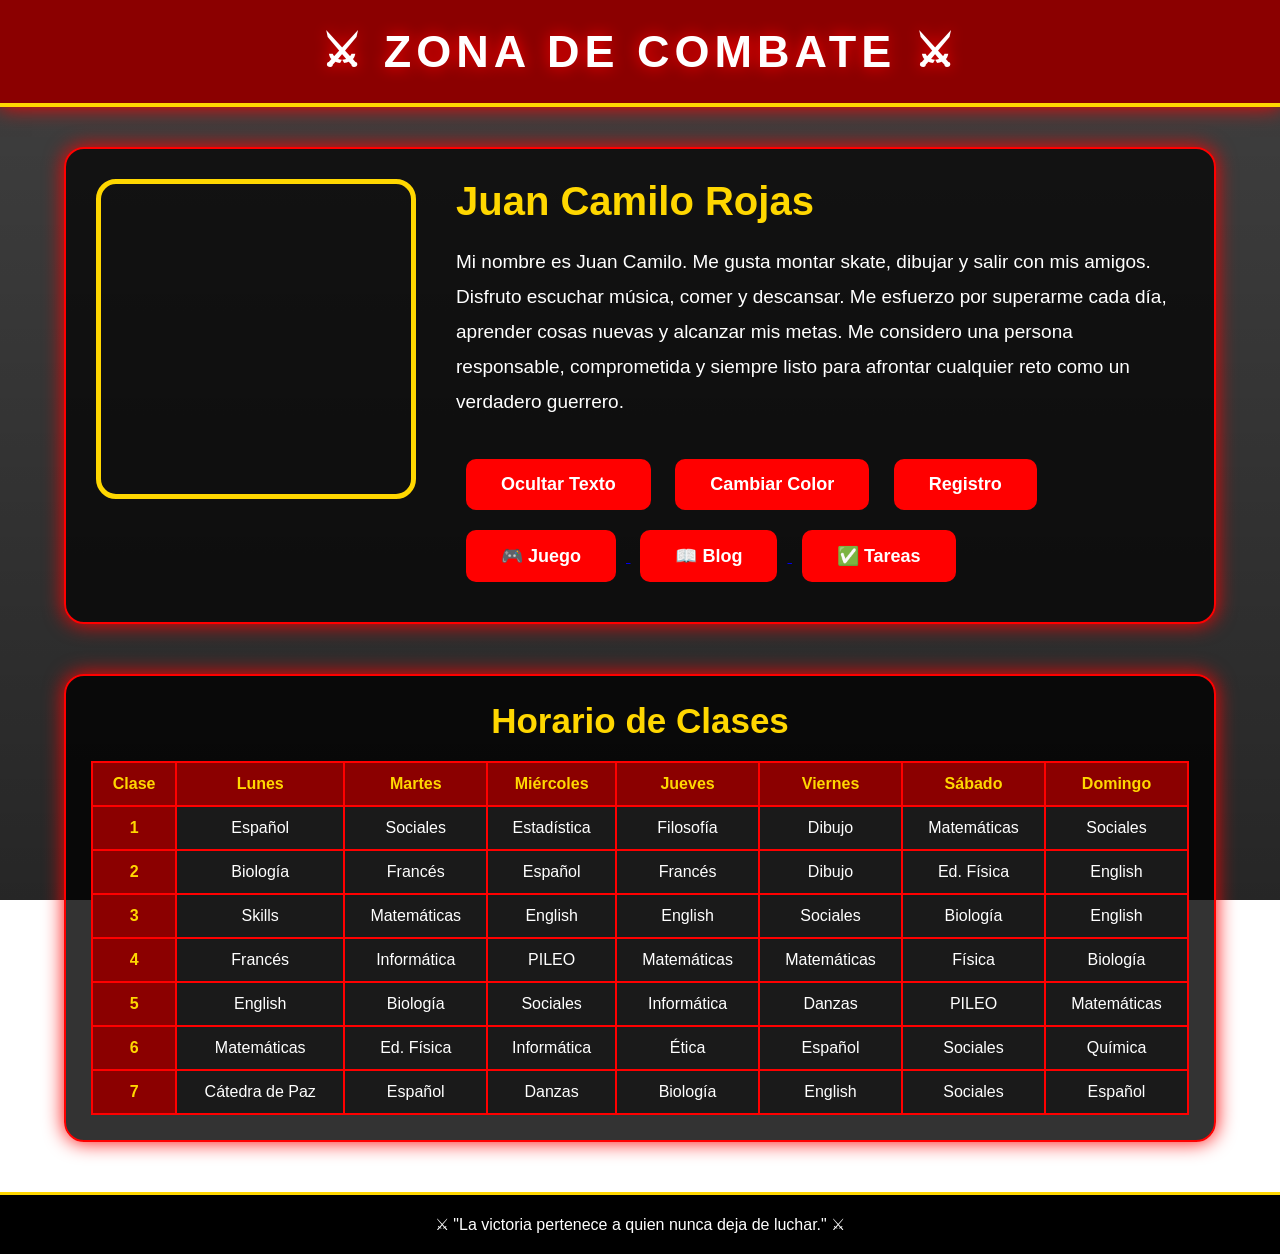
<file: index.html>
<!DOCTYPE html>
<html lang="es">
<head>
<meta charset="UTF-8">
<meta name="viewport" content="width=device-width, initial-scale=1.0">
<title>Mi Página - Estilo Combate</title>

<style>
*{
    margin:0;
    padding:0;
    box-sizing:border-box;
    font-family:Arial, Helvetica, sans-serif;
}

body{
    background:linear-gradient(rgba(0,0,0,.75),rgba(0,0,0,.85)),
    url("https://images.unsplash.com/photo-1517430816045-df4b7de11d1d?auto=format&fit=crop&w=1500&q=80");
    background-size:cover;
    background-position:center;
    background-attachment:fixed;
    color:white;
}

/* ENCABEZADO */

header{
    background:#8B0000;
    padding:25px;
    text-align:center;
    border-bottom:4px solid gold;
    box-shadow:0 0 20px red;
}

header h1{
    font-size:45px;
    letter-spacing:5px;
    text-shadow:0 0 15px red;
}

/* CONTENEDOR */

.contenedor{
    width:90%;
    margin:auto;
}

/* TARJETA */

.tarjeta{
    display:flex;
    gap:40px;
    margin-top:40px;
    background:rgba(0,0,0,.70);
    border:2px solid red;
    border-radius:20px;
    padding:30px;
    box-shadow:0 0 20px red;
}

.imagen{
    width:320px;
    height:320px;
    background:url("https://www.swcolegios.com/swcolpkdjswd/rchvsieswc/22/ftsdsswc/1774900860_2026-03-30.jpg");
    background-size:cover;
    background-position:center;
    border-radius:20px;
    border:5px solid gold;
    transition:.5s;
}

.imagen:hover{
    transform:scale(1.05);
}

.info{
    flex:1;
}

.info h2{
    color:gold;
    font-size:40px;
    margin-bottom:20px;
}

.info p{
    font-size:19px;
    line-height:35px;
}

/* BOTONES */

.botones{
    margin-top:30px;
}

button{
    background:red;
    color:white;
    border:none;
    padding:15px 35px;
    margin:10px;
    font-size:18px;
    border-radius:10px;
    cursor:pointer;
    transition:.4s;
    font-weight:bold;
}

button:hover{
    background:gold;
    color:black;
    transform:scale(1.1);
    box-shadow:0 0 20px gold;
}

/* TABLA */

.horario{
    margin-top:50px;
    background:rgba(0,0,0,.80);
    padding:25px;
    border-radius:20px;
    border:2px solid red;
    box-shadow:0 0 20px red;
}

.horario h2{
    text-align:center;
    color:gold;
    margin-bottom:20px;
    font-size:35px;
}

table{
    width:100%;
    border-collapse:collapse;
}

th{
    background:#8B0000;
    color:gold;
}

td{
    background:#1a1a1a;
}

th,td{
    border:2px solid red;
    padding:12px;
    text-align:center;
}

tbody tr:hover{
    background:#444;
}

/* PIE */

footer{
    margin-top:50px;
    background:black;
    color:white;
    text-align:center;
    padding:20px;
    border-top:3px solid gold;
}

@media(max-width:900px){

.tarjeta{
    flex-direction:column;
    align-items:center;
}

.imagen{
    width:250px;
    height:250px;
}

header h1{
    font-size:30px;
}

.info h2{
    text-align:center;
}

}
</style>
</head>

<body>

<header>
<h1>⚔ ZONA DE COMBATE ⚔</h1>
</header>

<div class="contenedor">

<div class="tarjeta">

<div class="imagen"></div>

<div class="info" id="info">

<h2>Juan Camilo Rojas</h2>

<p id="texto">
Mi nombre es Juan Camilo. Me gusta montar skate, dibujar y salir con mis amigos.
Disfruto escuchar música, comer y descansar. Me esfuerzo por superarme cada día,
aprender cosas nuevas y alcanzar mis metas. Me considero una persona responsable,
comprometida y siempre listo para afrontar cualquier reto como un verdadero guerrero.
</p>

<div class="botones">

<button id="btn-toggle">Ocultar Texto</button>

<button id="btn-color">Cambiar Color</button>

<a href="registro.html">
<button>Registro</button>
</a>

<a href="juego.html">
<button>🎮 Juego</button>
</a>

<a href="blog.html">
<button>📖 Blog</button>
</a>

<a href="tareas.html">
<button>✅ Tareas</button>
</a>

</div>

</div>

</div>

<div class="horario" id="horario">

<h2>Horario de Clases</h2>

<table>

<thead>

<tr>
<th>Clase</th>
<th>Lunes</th>
<th>Martes</th>
<th>Miércoles</th>
<th>Jueves</th>
<th>Viernes</th>
<th>Sábado</th>
<th>Domingo</th>
</tr>

</thead>

<tbody>

<tr>
<th>1</th>
<td>Español</td>
<td>Sociales</td>
<td>Estadística</td>
<td>Filosofía</td>
<td>Dibujo</td>
<td>Matemáticas</td>
<td>Sociales</td>
</tr>

<tr>
<th>2</th>
<td>Biología</td>
<td>Francés</td>
<td>Español</td>
<td>Francés</td>
<td>Dibujo</td>
<td>Ed. Física</td>
<td>English</td>
</tr>

<tr>
<th>3</th>
<td>Skills</td>
<td>Matemáticas</td>
<td>English</td>
<td>English</td>
<td>Sociales</td>
<td>Biología</td>
<td>English</td>
</tr>

<tr>
<th>4</th>
<td>Francés</td>
<td>Informática</td>
<td>PILEO</td>
<td>Matemáticas</td>
<td>Matemáticas</td>
<td>Física</td>
<td>Biología</td>
</tr>

<tr>
<th>5</th>
<td>English</td>
<td>Biología</td>
<td>Sociales</td>
<td>Informática</td>
<td>Danzas</td>
<td>PILEO</td>
<td>Matemáticas</td>
</tr>

<tr>
<th>6</th>
<td>Matemáticas</td>
<td>Ed. Física</td>
<td>Informática</td>
<td>Ética</td>
<td>Español</td>
<td>Sociales</td>
<td>Química</td>
</tr>

<tr>
<th>7</th>
<td>Cátedra de Paz</td>
<td>Español</td>
<td>Danzas</td>
<td>Biología</td>
<td>English</td>
<td>Sociales</td>
<td>Español</td>
</tr>

</tbody>

</table>

</div>

</div>

<footer>
⚔ "La victoria pertenece a quien nunca deja de luchar." ⚔
</footer>

<script>

const botonToggle=document.getElementById("btn-toggle");

botonToggle.onclick=function(){

const apartado=document.getElementById("info");

const titulo=apartado.querySelector("h2");

const texto=apartado.querySelector("p");

const horario=document.getElementById("horario");

if(titulo.style.display=="none"){

titulo.style.display="block";

texto.style.display="block";

horario.style.display="block";

botonToggle.innerHTML="Ocultar Texto";

}else{

titulo.style.display="none";

texto.style.display="none";

horario.style.display="none";

botonToggle.innerHTML="Mostrar Todo";

}

}

const botonColor=document.getElementById("btn-color");

botonColor.onclick=function(){

const colores=["red","gold","cyan","lime","orange","violet","#00ffff","#ff6b9d"];

const color=colores[Math.floor(Math.random()*colores.length)];

const apartado=document.getElementById("info");

apartado.querySelector("h2").style.color=color;

apartado.querySelector("p").style.color=color;

apartado.querySelector("h2").style.transition="color .5s";

apartado.querySelector("p").style.transition="color .5s";

const horario=document.getElementById("horario");

horario.querySelector("h2").style.color=color;

horario.querySelector("h2").style.transition="color .5s";

horario.querySelectorAll("th").forEach(th=>{

th.style.color=color;

th.style.transition="color .5s";

});

horario.querySelectorAll("td").forEach(td=>{

td.style.color=color;

td.style.transition="color .5s";

});

}

</script>

</body>
</html>
</file>
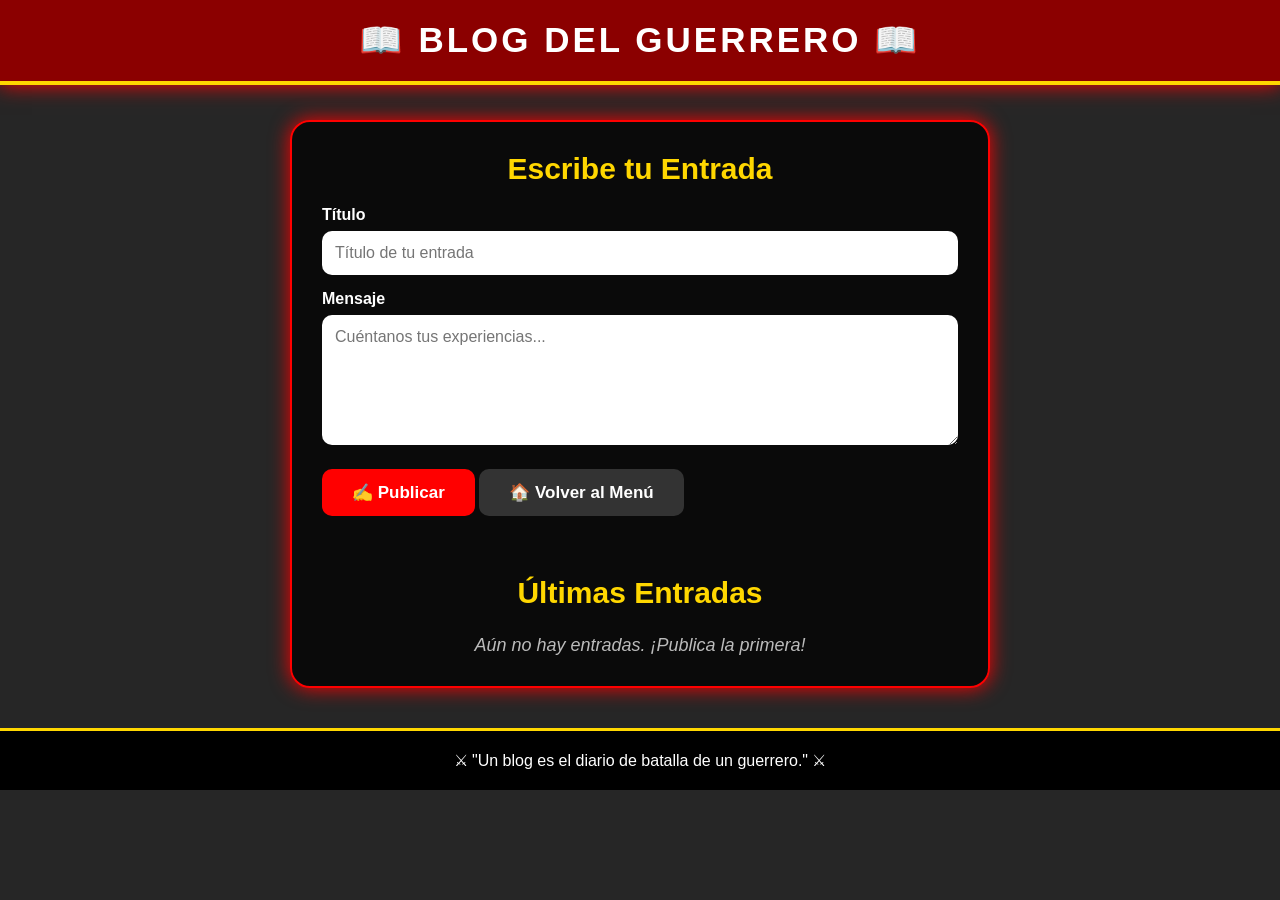
<file: blog.html>
<!DOCTYPE html>
<html lang="es">
<head>
<meta charset="UTF-8">
<meta name="viewport" content="width=device-width, initial-scale=1.0">
<title>Blog del Guerrero</title>

<style>

*{
margin:0;
padding:0;
box-sizing:border-box;
font-family:Arial,Helvetica,sans-serif;
}

body{

background:
linear-gradient(rgba(0,0,0,.85),rgba(0,0,0,.85)),
url("https://images.unsplash.com/photo-1528459801416-a9e53bbf4e17?auto=format&fit=crop&w=1500&q=80");

background-size:cover;
background-position:center;
background-attachment:fixed;
color:white;
overflow-x:hidden;

}

header{

background:#8B0000;
padding:20px;
text-align:center;
font-size:35px;
font-weight:bold;
letter-spacing:3px;
border-bottom:4px solid gold;
box-shadow:0 0 20px red;

}

.caja{

width:92%;
max-width:700px;
margin:35px auto;
background:rgba(0,0,0,.75);
padding:30px;
border-radius:20px;
border:2px solid red;
box-shadow:0 0 20px red;

}

h2{

color:gold;
text-align:center;
margin-bottom:20px;
font-size:30px;

}

label{

display:block;
margin-top:15px;
margin-bottom:7px;
font-weight:bold;

}

input,textarea{

width:100%;
padding:13px;
border:none;
outline:none;
border-radius:10px;
font-size:16px;
font-family:Arial,Helvetica,sans-serif;
transition:.4s;

}

textarea{

resize:vertical;
min-height:130px;

}

input:focus,
textarea:focus{

box-shadow:0 0 20px gold;
transform:scale(1.02);

}

button{

margin-top:20px;
padding:13px 30px;
font-size:17px;
font-weight:bold;
background:red;
color:white;
border:none;
border-radius:10px;
cursor:pointer;
transition:.4s;

}

button:hover{

background:gold;
color:black;
transform:scale(1.06);
box-shadow:0 0 20px gold;

}

.volver{

background:#333;

}

.volver:hover{

background:#2196f3;
color:white;

}

.entrada{

margin-top:25px;
background:#141414;
border:2px solid red;
border-radius:15px;
padding:20px;
text-align:left;
animation:aparece .6s;

}

@keyframes aparece{

from{

opacity:0;
transform:translateY(20px);

}

to{

opacity:1;
transform:translateY(0);

}

}

.entrada h3{

color:gold;
font-size:22px;
margin-bottom:8px;

}

.entrada .fecha{

color:#ff6b6b;
font-size:14px;
margin-bottom:12px;

}

.entrada p{

font-size:17px;
line-height:28px;
color:#ddd;

}

.entrada .eliminar{

margin-top:15px;
background:#c0392b;
padding:8px 18px;
font-size:14px;

}

.entrada .eliminar:hover{

background:#e74c3c;
color:white;

}

.mensaje{

text-align:center;
color:lime;
margin-top:15px;
font-size:18px;
min-height:25px;

}

.vacio{

text-align:center;
color:#bbb;
font-size:18px;
margin-top:25px;
font-style:italic;

}

footer{

margin-top:40px;
padding:20px;
text-align:center;
background:black;
border-top:3px solid gold;

}

</style>

</head>

<body>

<header>

📖 BLOG DEL GUERRERO 📖

</header>

<div class="caja">

<h2>Escribe tu Entrada</h2>

<label>Título</label>

<input type="text" id="titulo" placeholder="Título de tu entrada">

<label>Mensaje</label>

<textarea id="mensaje" placeholder="Cuéntanos tus experiencias..."></textarea>

<button onclick="publicar()">✍ Publicar</button>

<a href="index.html">

<button class="volver">🏠 Volver al Menú</button>

</a>

<h2 class="mensaje" id="aviso"></h2>

<h2>Últimas Entradas</h2>

<div id="lista"></div>

</div>

<footer>

⚔ "Un blog es el diario de batalla de un guerrero." ⚔

</footer>

<script>

const lista=document.getElementById("lista");
const aviso=document.getElementById("aviso");

function publicar(){

let titulo=document.getElementById("titulo").value;
let texto=document.getElementById("mensaje").value;

if(titulo==""||texto==""){

aviso.style.color="red";
aviso.innerHTML="⚠ Completa el título y el mensaje.";

return;

}

let entradas=JSON.parse(localStorage.getItem("blog")||"[]");

let fecha=new Date();

entradas.unshift({

titulo:titulo,
texto:texto,
fecha:fecha.getDate()+"/"+(fecha.getMonth()+1)+"/"+fecha.getFullYear()+" - "+fecha.getHours()+":"+(fecha.getMinutes()<10?"0":"")+fecha.getMinutes()

});

localStorage.setItem("blog",JSON.stringify(entradas));

document.getElementById("titulo").value="";
document.getElementById("mensaje").value="";

aviso.style.color="lime";
aviso.innerHTML="✅ Entrada publicada con éxito.";

mostrar();

}

function eliminar(indice){

let entradas=JSON.parse(localStorage.getItem("blog")||"[]");

entradas.splice(indice,1);

localStorage.setItem("blog",JSON.stringify(entradas));

mostrar();

}

function mostrar(){

let entradas=JSON.parse(localStorage.getItem("blog")||"[]");

if(entradas.length==0){

lista.innerHTML='<p class="vacio">Aún no hay entradas. ¡Publica la primera!</p>';

return;

}

let html="";

for(let i=0;i<entradas.length;i++){

html+='<div class="entrada">'+
'<h3>⚔ '+entradas[i].titulo+'</h3>'+
'<p class="fecha">🗓 '+entradas[i].fecha+'</p>'+
'<p>'+entradas[i].texto+'</p>'+
'<button class="eliminar" onclick="eliminar('+i+')">🗑 Eliminar</button>'+
'</div>';

}

lista.innerHTML=html;

}

mostrar();

</script>

</body>
</html>
</file>
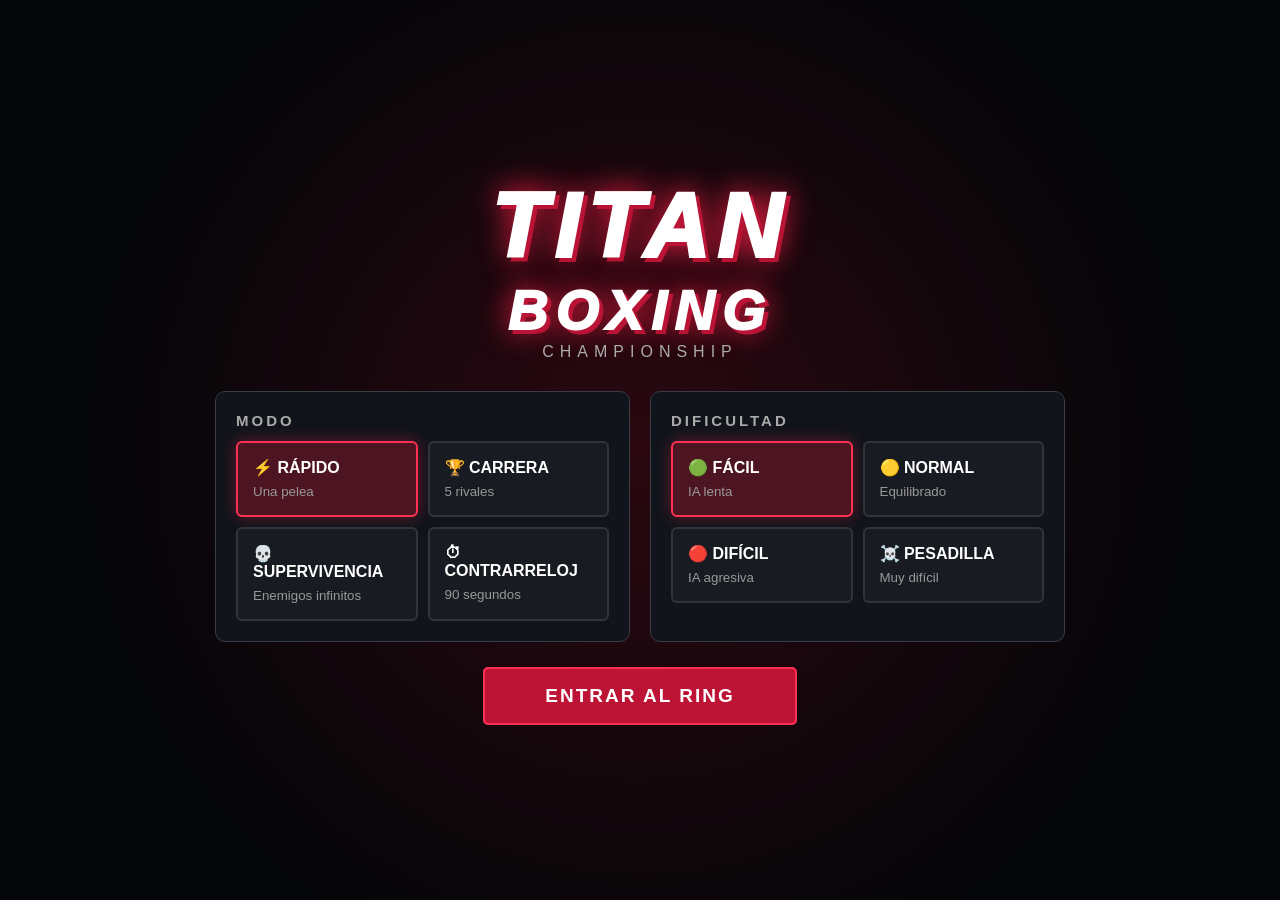
<file: juego.html>
<!DOCTYPE html>
<html lang="es">
<head>
<meta charset="UTF-8">
<meta name="viewport" content="width=device-width, initial-scale=1.0">
<title>Titan Boxing</title>

<style>
*{
    box-sizing:border-box;
    margin:0;
    padding:0;
}

body{
    overflow:hidden;
    background:#050609;
    font-family:Arial,sans-serif;
    color:white;
}

canvas{
    position:fixed;
    inset:0;
    width:100%;
    height:100%;
}

/* ================= MENU ================= */

.screen{
    position:fixed;
    inset:0;
    z-index:20;
    display:flex;
    align-items:center;
    justify-content:center;
    flex-direction:column;
    background:
        radial-gradient(circle at center,
        rgba(220,20,55,.18),
        #050609 70%);
}

.hidden{
    display:none !important;
}

.logo{
    font-size:90px;
    font-weight:1000;
    font-style:italic;
    letter-spacing:8px;
    text-shadow:
        4px 4px 0 #b91435,
        0 0 30px #ff2048;
}

.sub{
    color:#aaa;
    letter-spacing:6px;
    margin-bottom:30px;
}

.menu{
    width:850px;
    max-width:90%;
    display:grid;
    grid-template-columns:1fr 1fr;
    gap:20px;
}

.box{
    background:#11141b;
    border:1px solid #393d47;
    padding:20px;
    border-radius:10px;
}

.box h2{
    color:#aaa;
    font-size:15px;
    letter-spacing:3px;
    margin-bottom:12px;
}

.options{
    display:grid;
    grid-template-columns:1fr 1fr;
    gap:10px;
}

.option{
    padding:15px;
    background:#181b22;
    border:2px solid #30343e;
    border-radius:6px;
    cursor:pointer;
    transition:.2s;
}

.option:hover{
    transform:translateY(-2px);
    border-color:#e72b4b;
}

.option.selected{
    background:#4d1422;
    border-color:#ff3153;
    box-shadow:0 0 15px rgba(255,40,70,.35);
}

.option b{
    display:block;
    margin-bottom:5px;
}

.option small{
    color:#999;
}

.start{
    margin-top:25px;
    padding:16px 60px;
    border:2px solid #ff3153;
    background:#bd1436;
    color:white;
    font-size:19px;
    font-weight:bold;
    letter-spacing:2px;
    border-radius:5px;
    cursor:pointer;
}

.start:hover{
    background:#e51d43;
    transform:scale(1.05);
}

/* ================= HUD ================= */

#hud{
    position:fixed;
    inset:0;
    z-index:5;
    pointer-events:none;
}

.top{
    position:absolute;
    top:20px;
    left:25px;
    right:25px;
    display:flex;
    justify-content:space-between;
}

.fighterHUD{
    width:35%;
}

.name{
    font-size:18px;
    font-weight:bold;
    letter-spacing:3px;
    margin-bottom:6px;
}

.healthBar{
    height:23px;
    border:2px solid white;
    background:#111;
}

.health{
    height:100%;
    width:100%;
    background:linear-gradient(90deg,#ff173b,#ff763c);
    transition:.1s;
}

.energyBar{
    margin-top:5px;
    height:6px;
    background:#171a22;
}

.energy{
    height:100%;
    width:100%;
    background:#00d9ff;
}

.center{
    position:absolute;
    top:18px;
    left:50%;
    transform:translateX(-50%);
    text-align:center;
}

.round{
    color:#aaa;
    font-size:12px;
    letter-spacing:3px;
}

.timer{
    font-size:42px;
    font-weight:bold;
}

.score{
    color:#888;
    font-size:12px;
}

.combo{
    position:absolute;
    top:130px;
    left:50%;
    transform:translateX(-50%);
    font-size:35px;
    font-weight:bold;
    font-style:italic;
    text-shadow:0 0 20px red;
    opacity:0;
}

.status{
    position:absolute;
    bottom:25px;
    left:50%;
    transform:translateX(-50%);
    color:#aaa;
    letter-spacing:3px;
}

.controls{
    position:absolute;
    bottom:20px;
    left:20px;
    color:#777;
    font-size:11px;
    line-height:1.7;
}

/* ================= RESULTADO ================= */

.resultTitle{
    font-size:70px;
    font-weight:1000;
    font-style:italic;
    text-shadow:
        4px 4px 0 #b91435,
        0 0 30px red;
}

.resultText{
    color:#aaa;
    letter-spacing:4px;
    margin-top:10px;
}
</style>
</head>

<body>

<canvas id="game"></canvas>

<!-- ================= MENU ================= -->

<div id="menu" class="screen">

    <div class="logo">TITAN</div>
    <div class="logo" style="font-size:55px;">
        BOXING
    </div>

    <div class="sub">
        CHAMPIONSHIP
    </div>

    <div class="menu">

        <div class="box">

            <h2>MODO</h2>

            <div class="options">

                <div class="option selected"
                     data-mode="quick"
                     onclick="chooseMode(this)">
                    <b>⚡ RÁPIDO</b>
                    <small>Una pelea</small>
                </div>

                <div class="option"
                     data-mode="career"
                     onclick="chooseMode(this)">
                    <b>🏆 CARRERA</b>
                    <small>5 rivales</small>
                </div>

                <div class="option"
                     data-mode="survival"
                     onclick="chooseMode(this)">
                    <b>💀 SUPERVIVENCIA</b>
                    <small>Enemigos infinitos</small>
                </div>

                <div class="option"
                     data-mode="time"
                     onclick="chooseMode(this)">
                    <b>⏱ CONTRARRELOJ</b>
                    <small>90 segundos</small>
                </div>

            </div>

        </div>

        <div class="box">

            <h2>DIFICULTAD</h2>

            <div class="options">

                <div class="option selected"
                     data-difficulty="easy"
                     onclick="chooseDifficulty(this)">
                    <b>🟢 FÁCIL</b>
                    <small>IA lenta</small>
                </div>

                <div class="option"
                     data-difficulty="normal"
                     onclick="chooseDifficulty(this)">
                    <b>🟡 NORMAL</b>
                    <small>Equilibrado</small>
                </div>

                <div class="option"
                     data-difficulty="hard"
                     onclick="chooseDifficulty(this)">
                    <b>🔴 DIFÍCIL</b>
                    <small>IA agresiva</small>
                </div>

                <div class="option"
                     data-difficulty="nightmare"
                     onclick="chooseDifficulty(this)">
                    <b>☠️ PESADILLA</b>
                    <small>Muy difícil</small>
                </div>

            </div>

        </div>

    </div>

    <button class="start" onclick="startGame()">
        ENTRAR AL RING
    </button>

</div>

<!-- ================= HUD ================= -->

<div id="hud" class="hidden">

    <div class="top">

        <div class="fighterHUD">

            <div class="name">
                TITAN
            </div>

            <div class="healthBar">
                <div id="playerHealth"
                     class="health">
                </div>
            </div>

            <div class="energyBar">
                <div id="playerEnergy"
                     class="energy">
                </div>
            </div>

        </div>

        <div class="fighterHUD">

            <div class="name" style="text-align:right;">
                <span id="enemyName">
                    BLAZE
                </span>
            </div>

            <div class="healthBar">
                <div id="enemyHealth"
                     class="health">
                </div>
            </div>

            <div class="energyBar">
                <div id="enemyEnergy"
                     class="energy"
                     style="float:right;">
                </div>
            </div>

        </div>

    </div>

    <div class="center">

        <div class="round">
            ROUND <span id="round">1</span>
        </div>

        <div id="timer"
             class="timer">
            60
        </div>

        <div class="score">
            PUNTOS:
            <span id="score">0</span>
        </div>

    </div>

    <div id="combo"
         class="combo">
    </div>

    <div id="status"
         class="status">
        LISTO
    </div>

    <div class="controls">
        A / D → MOVER<br>
        W → ESQUIVAR<br>
        J → GOLPE IZQUIERDO<br>
        K → GOLPE DERECHO<br>
        L → BLOQUEAR
    </div>

</div>

<!-- ================= RESULTADO ================= -->

<div id="resultScreen"
     class="screen hidden">

    <div id="resultTitle"
         class="resultTitle">
        ¡VICTORIA!
    </div>

    <div id="resultText"
         class="resultText">
        CAMPEÓN DEL RING
    </div>

    <button class="start"
            onclick="location.reload()">
        REVANCHA
    </button>

</div>

<script>

/* =====================================================
   CONFIGURACIÓN
===================================================== */

const canvas =
    document.getElementById("game");

const ctx =
    canvas.getContext("2d");

let W = window.innerWidth;
let H = window.innerHeight;

canvas.width = W;
canvas.height = H;

window.addEventListener("resize", () => {

    W = window.innerWidth;
    H = window.innerHeight;

    canvas.width = W;
    canvas.height = H;

});

/* =====================================================
   VARIABLES
===================================================== */

let selectedMode = "quick";
let selectedDifficulty = "easy";

let playing = false;
let gameOver = false;

let time = 60;
let timerCounter = 0;

let score = 0;
let round = 1;

let careerEnemy = 0;

let particles = [];
let floatingTexts = [];

const keys = {};

/* =====================================================
   DIFICULTADES
===================================================== */

const difficultyData = {

    easy:{
        speed:1.1,
        reaction:90,
        chance:.35,
        damage:5
    },

    normal:{
        speed:1.7,
        reaction:60,
        chance:.55,
        damage:7
    },

    hard:{
        speed:2.4,
        reaction:40,
        chance:.75,
        damage:9
    },

    nightmare:{
        speed:3,
        reaction:22,
        chance:.9,
        damage:11
    }

};

/* =====================================================
   RIVALES
===================================================== */

const enemies = [

    {
        name:"BLAZE",
        health:100,
        color:"#d92343"
    },

    {
        name:"IRON",
        health:120,
        color:"#9299a5"
    },

    {
        name:"VIPER",
        health:110,
        color:"#20bd77"
    },

    {
        name:"SHADOW",
        health:135,
        color:"#7138d8"
    },

    {
        name:"CHAMPION",
        health:160,
        color:"#e4b52c"
    }

];

/* =====================================================
   JUGADORES
===================================================== */

const player = {

    x:0,
    y:0,

    health:100,
    maxHealth:100,

    energy:100,

    facing:1,

    attack:null,
    attackTimer:0,
    cooldown:0,

    blocking:false,
    dodging:0,

    combo:0,
    comboTimer:0,

    hit:0

};

const enemy = {

    x:0,
    y:0,

    health:100,
    maxHealth:100,

    energy:100,

    facing:-1,

    attack:null,
    attackTimer:0,
    cooldown:0,

    blocking:false,
    dodging:0,

    combo:0,
    comboTimer:0,

    hit:0,

    aiTimer:0,

    color:"#d92343",
    name:"BLAZE"

};

/* =====================================================
   TECLADO
===================================================== */

document.addEventListener("keydown", e => {

    keys[e.key.toLowerCase()] = true;

});

document.addEventListener("keyup", e => {

    keys[e.key.toLowerCase()] = false;

});

/* =====================================================
   SELECCIÓN
===================================================== */

function chooseMode(element){

    selectedMode =
        element.dataset.mode;

    document
        .querySelectorAll("[data-mode]")
        .forEach(option => {

            option.classList.remove(
                "selected"
            );

        });

    element.classList.add(
        "selected"
    );

}

function chooseDifficulty(element){

    selectedDifficulty =
        element.dataset.difficulty;

    document
        .querySelectorAll("[data-difficulty]")
        .forEach(option => {

            option.classList.remove(
                "selected"
            );

        });

    element.classList.add(
        "selected"
    );

}

/* =====================================================
   INICIAR
===================================================== */

function startGame(){

    document
        .getElementById("menu")
        .classList.add("hidden");

    document
        .getElementById("hud")
        .classList.remove("hidden");

    playing = true;
    gameOver = false;

    careerEnemy = 0;
    round = 1;
    score = 0;

    setupFight();

    requestAnimationFrame(gameLoop);

}

/* =====================================================
   CONFIGURAR PELEA
===================================================== */

function setupFight(){

    let data;

    if(selectedMode === "career"){

        data =
            enemies[
                Math.min(
                    careerEnemy,
                    enemies.length - 1
                )
            ];

    }else{

        data =
            enemies[
                Math.floor(
                    Math.random() *
                    enemies.length
                )
            ];

    }

    enemy.name = data.name;
    enemy.color = data.color;

    let multiplier = 1;

    if(selectedDifficulty === "hard")
        multiplier = 1.15;

    if(selectedDifficulty === "nightmare")
        multiplier = 1.35;

    enemy.maxHealth =
        data.health * multiplier;

    enemy.health =
        enemy.maxHealth;

    player.health = 100;
    player.energy = 100;

    enemy.energy = 100;

    player.x = W * .36;
    player.y = H * .69;

    enemy.x = W * .64;
    enemy.y = H * .69;

    player.attack = null;
    enemy.attack = null;

    player.blocking = false;
    enemy.blocking = false;

    player.dodging = 0;
    enemy.dodging = 0;

    time =
        selectedMode === "time"
        ? 90
        : 60;

    document.getElementById(
        "enemyName"
    ).textContent = enemy.name;

    document.getElementById(
        "round"
    ).textContent = round;

}

/* =====================================================
   ATAQUE
===================================================== */

function attack(fighter,type){

    if(
        fighter.cooldown > 0 ||
        fighter.attack !== null ||
        fighter.blocking ||
        fighter.dodging > 0
    ){
        return;
    }

    fighter.attack = type;

    fighter.attackTimer =
        type === "left"
        ? 20
        : 28;

    fighter.cooldown =
        type === "left"
        ? 18
        : 27;

}

/* =====================================================
   JUGADOR
===================================================== */

function updatePlayer(){

    player.blocking =
        keys["l"] &&
        player.attack === null;

    if(
        keys["a"] &&
        !player.blocking &&
        !player.attack
    ){

        player.x -= 4;
        player.facing = -1;

    }

    if(
        keys["d"] &&
        !player.blocking &&
        !player.attack
    ){

        player.x += 4;
        player.facing = 1;

    }

    if(
        keys["w"] &&
        player.dodging <= 0 &&
        !player.attack
    ){

        player.dodging = 15;

        player.energy =
            Math.max(
                0,
                player.energy - 10
            );

    }

    if(keys["j"])
        attack(player,"left");

    if(keys["k"])
        attack(player,"right");

    player.x =
        Math.max(
            W*.15,
            Math.min(
                W*.85,
                player.x
            )
        );

    updateFighter(
        player,
        enemy
    );

}

/* =====================================================
   IA
===================================================== */

function updateEnemy(){

    const d =
        difficultyData[
            selectedDifficulty
        ];

    const distance =
        Math.abs(
            player.x - enemy.x
        );

    enemy.facing =
        player.x > enemy.x
        ? 1
        : -1;

    if(
        distance > 160 &&
        !enemy.attack &&
        !enemy.blocking
    ){

        enemy.x +=
            Math.sign(
                player.x - enemy.x
            ) *
            d.speed;

    }

    enemy.aiTimer--;

    if(enemy.aiTimer <= 0){

        enemy.aiTimer =
            d.reaction +
            Math.random() *
            d.reaction;

        if(distance < 180){

            const chance =
                Math.random();

            if(
                chance < d.chance
            ){

                attack(
                    enemy,
                    Math.random() < .5
                    ? "left"
                    : "right"
                );

            }else if(
                chance < .82
            ){

                enemy.blocking = true;

                setTimeout(() => {

                    enemy.blocking = false;

                }, 400);

            }else{

                enemy.dodging = 12;

            }

        }

    }

    updateFighter(
        enemy,
        player
    );

}

/* =====================================================
   ACTUALIZAR LUCHADOR
===================================================== */

function updateFighter(
    fighter,
    opponent
){

    if(fighter.cooldown > 0)
        fighter.cooldown--;

    if(fighter.hit > 0)
        fighter.hit--;

    if(fighter.dodging > 0){

        fighter.dodging--;

        fighter.x +=
            fighter.facing * 5;

    }

    if(fighter.attack){

        fighter.attackTimer--;

        if(
            fighter.attackTimer === 10
        ){

            const distance =
                Math.abs(
                    fighter.x -
                    opponent.x
                );

            if(distance < 175){

                let damage =
                    fighter.attack === "left"
                    ? 7
                    : 11;

                if(opponent.blocking){

                    damage *= .2;

                    createParticles(
                        opponent.x,
                        opponent.y - 100,
                        "#00d9ff",
                        12
                    );

                    floatingText(
                        opponent.x,
                        opponent.y - 145,
                        "BLOCK"
                    );

                }

                if(
                    opponent.dodging > 0
                ){

                    damage = 0;

                }

                if(damage > 0){

                    opponent.health -=
                        damage;

                    opponent.hit = 8;

                    fighter.energy =
                        Math.min(
                            100,
                            fighter.energy + 6
                        );

                    createImpact(
                        opponent.x,
                        opponent.y - 100
                    );

                    fighter.combo++;
                    fighter.comboTimer = 70;

                    if(
                        fighter === player
                    ){

                        score +=
                            Math.round(
                                damage * 10
                            );

                        showCombo(
                            fighter.combo
                        );

                    }

                }

            }

        }

        if(
            fighter.attackTimer <= 0
        ){

            fighter.attack = null;

        }

    }

    if(fighter.comboTimer > 0)
        fighter.comboTimer--;

    if(fighter.comboTimer <= 0)
        fighter.combo = 0;

}

/* =====================================================
   EFECTOS
===================================================== */

function createParticles(
    x,
    y,
    color,
    amount
){

    for(
        let i=0;
        i<amount;
        i++
    ){

        const angle =
            Math.random() *
            Math.PI * 2;

        const speed =
            2 +
            Math.random() * 6;

        particles.push({

            x:x,
            y:y,

            vx:
                Math.cos(angle) *
                speed,

            vy:
                Math.sin(angle) *
                speed,

            life:
                20 +
                Math.random()*20,

            size:
                2 +
                Math.random()*5,

            color:color

        });

    }

}

function createImpact(x,y){

    createParticles(
        x,
        y,
        "#ffdc4a",
        18
    );

    createParticles(
        x,
        y,
        "#ffffff",
        7
    );

}

function floatingText(
    x,
    y,
    text
){

    floatingTexts.push({

        x:x,
        y:y,
        text:text,
        life:40

    });

}

function showCombo(number){

    if(number < 2)
        return;

    const element =
        document.getElementById(
            "combo"
        );

    element.textContent =
        "COMBO x" + number;

    element.style.opacity = 1;

    clearTimeout(
        window.comboTimer
    );

    window.comboTimer =
        setTimeout(() => {

            element.style.opacity = 0;

        },700);

}

function updateEffects(){

    particles.forEach(p => {

        p.x += p.vx;
        p.y += p.vy;

        p.vx *= .95;
        p.vy *= .95;

        p.vy += .1;

        p.life--;

    });

    particles =
        particles.filter(
            p => p.life > 0
        );

    floatingTexts.forEach(t => {

        t.y -= 1;
        t.life--;

    });

    floatingTexts =
        floatingTexts.filter(
            t => t.life > 0
        );

}

/* =====================================================
   ARENA
===================================================== */

function drawArena(){

    const background =
        ctx.createLinearGradient(
            0,
            0,
            0,
            H
        );

    background.addColorStop(
        0,
        "#090b12"
    );

    background.addColorStop(
        .55,
        "#18151c"
    );

    background.addColorStop(
        1,
        "#030305"
    );

    ctx.fillStyle =
        background;

    ctx.fillRect(
        0,
        0,
        W,
        H
    );

    /* luces */

    for(
        let i=0;
        i<8;
        i++
    ){

        const x =
            i * W / 7;

        const light =
            ctx.createRadialGradient(
                x,
                70,
                0,
                x,
                70,
                180
            );

        light.addColorStop(
            0,
            "rgba(255,255,255,.22)"
        );

        light.addColorStop(
            1,
            "rgba(255,255,255,0)"
        );

        ctx.fillStyle =
            light;

        ctx.fillRect(
            x-180,
            0,
            360,
            200
        );

    }

    /* publico */

    for(
        let i=0;
        i<90;
        i++
    ){

        const x =
            i / 90 * W;

        const y =
            H*.43 +
            Math.sin(i*2)*10;

        ctx.fillStyle =
            i%3===0
            ? "rgba(255,30,60,.4)"
            : "rgba(170,180,200,.25)";

        ctx.beginPath();

        ctx.arc(
            x,
            y,
            5 + i%4,
            0,
            Math.PI*2
        );

        ctx.fill();

    }

    /* ring */

    ctx.fillStyle =
        "#10151c";

    ctx.fillRect(
        W*.10,
        H*.70,
        W*.80,
        H*.17
    );

    ctx.fillStyle =
        "#26303a";

    ctx.fillRect(
        W*.13,
        H*.70,
        W*.74,
        H*.14
    );

    /* cuerdas */

    const ropes =
        [.53,.59,.65];

    ropes.forEach(
        (r,i) => {

            ctx.strokeStyle =
                i===1
                ? "#ffffff"
                : "#d71939";

            ctx.lineWidth =
                i===1
                ? 5
                : 3;

            ctx.beginPath();

            ctx.moveTo(
                W*.09,
                H*r
            );

            ctx.lineTo(
                W*.91,
                H*r
            );

            ctx.stroke();

        }
    );

    /* postes */

    [W*.10,W*.90].forEach(
        x => {

            ctx.fillStyle =
                "#c5c8cd";

            ctx.fillRect(
                x-6,
                H*.47,
                12,
                H*.28
            );

        }
    );

}

/* =====================================================
   DIBUJAR LUCHADOR
===================================================== */

function drawFighter(
    fighter,
    isPlayer
){

    const x = fighter.x;
    const y = fighter.y;

    ctx.save();

    if(fighter.hit > 0)
        ctx.globalAlpha = .65;

    /* sombra */

    ctx.fillStyle =
        "rgba(0,0,0,.55)";

    ctx.beginPath();

    ctx.ellipse(
        x,
        y+8,
        65,
        14,
        0,
        0,
        Math.PI*2
    );

    ctx.fill();

    /* piernas */

    ctx.fillStyle =
        isPlayer
        ? "#1c2734"
        : "#302127";

    ctx.fillRect(
        x-29,
        y-15,
        21,
        65
    );

    ctx.fillRect(
        x+8,
        y-15,
        21,
        65
    );

    /* zapatos */

    ctx.fillStyle =
        isPlayer
        ? "#e8e8e8"
        : "#cf1939";

    ctx.fillRect(
        x-38,
        y+40,
        35,
        13
    );

    ctx.fillRect(
        x+7,
        y+40,
        35,
        13
    );

    /* torso */

    let body =
        ctx.createLinearGradient(
            x-30,
            y-105,
            x+30,
            y
        );

    if(isPlayer){

        body.addColorStop(
            0,
            "#344c62"
        );

        body.addColorStop(
            1,
            "#080d13"
        );

    }else{

        body.addColorStop(
            0,
            enemy.color
        );

        body.addColorStop(
            1,
            "#12080d"
        );

    }

    ctx.fillStyle = body;

    ctx.beginPath();

    ctx.roundRect(
        x-33,
        y-105,
        66,
        90,
        18
    );

    ctx.fill();

    /* cuello */

    ctx.fillStyle =
        "#b98167";

    ctx.fillRect(
        x-10,
        y-120,
        20,
        20
    );

    /* cabeza */

    ctx.fillStyle =
        "#c99072";

    ctx.beginPath();

    ctx.arc(
        x,
        y-140,
        31,
        0,
        Math.PI*2
    );

    ctx.fill();

    /* cabello */

    ctx.fillStyle =
        "#15151a";

    ctx.beginPath();

    ctx.arc(
        x,
        y-150,
        32,
        Math.PI,
        Math.PI*2
    );

    ctx.fill();

    /* ojos */

    ctx.fillStyle =
        "#111";

    ctx.beginPath();

    ctx.arc(
        x-10,
        y-141,
        3,
        0,
        Math.PI*2
    );

    ctx.fill();

    ctx.beginPath();

    ctx.arc(
        x+10,
        y-141,
        3,
        0,
        Math.PI*2
    );

    ctx.fill();

    /* nariz */

    ctx.strokeStyle =
        "#704c40";

    ctx.lineWidth = 2;

    ctx.beginPath();

    ctx.moveTo(
        x,
        y-137
    );

    ctx.lineTo(
        x-4,
        y-127
    );

    ctx.lineTo(
        x+5,
        y-127
    );

    ctx.stroke();

    /* brazos */

    drawGlove(
        fighter,
        isPlayer,
        true
    );

    drawGlove(
        fighter,
        isPlayer,
        false
    );

    /* cinturón */

    ctx.fillStyle =
        isPlayer
        ? "#00c9ed"
        : "#ffd43b";

    ctx.fillRect(
        x-32,
        y-26,
        64,
        8
    );

    ctx.restore();

}

/* =====================================================
   GUANTES
===================================================== */

function drawGlove(
    fighter,
    isPlayer,
    front
){

    const side =
        front
        ? fighter.facing
        : -fighter.facing;

    const active =
        fighter.attack &&
        (
            (
                fighter.attack==="left" &&
                front
            ) ||
            (
                fighter.attack==="right" &&
                !front
            )
        );

    let gx =
        fighter.x +
        side *
        (active ? 85 : 42);

    let gy =
        fighter.y -
        (active ? 100 : 76);

    if(active){

        const total =
            fighter.attack==="left"
            ? 20
            : 28;

        const progress =
            1 -
            fighter.attackTimer /
            total;

        gx =
            fighter.x +
            side *
            (
                42 +
                Math.sin(
                    progress*Math.PI
                ) * 43
            );

        gy =
            fighter.y -
            76 -
            Math.sin(
                progress*Math.PI
            ) * 25;

    }

    /* brazo */

    ctx.strokeStyle =
        "#976653";

    ctx.lineWidth = 15;

    ctx.lineCap = "round";

    ctx.beginPath();

    ctx.moveTo(
        fighter.x + side*28,
        fighter.y - 85
    );

    ctx.lineTo(
        gx,
        gy
    );

    ctx.stroke();

    /* guante */

    ctx.fillStyle =
        isPlayer
        ? "#ed2849"
        : fighter.color;

    ctx.shadowBlur =
        active
        ? 20
        : 0;

    ctx.shadowColor =
        isPlayer
        ? "#ff3153"
        : fighter.color;

    ctx.beginPath();

    ctx.arc(
        gx,
        gy,
        19,
        0,
        Math.PI*2
    );

    ctx.fill();

    ctx.shadowBlur = 0;

}

/* =====================================================
   PARTICULAS
===================================================== */

function drawEffects(){

    particles.forEach(
        p => {

            ctx.globalAlpha =
                Math.max(
                    0,
                    p.life/40
                );

            ctx.fillStyle =
                p.color;

            ctx.beginPath();

            ctx.arc(
                p.x,
                p.y,
                p.size,
                0,
                Math.PI*2
            );

            ctx.fill();

        }
    );

    ctx.globalAlpha = 1;

    floatingTexts.forEach(
        t => {

            ctx.globalAlpha =
                t.life/40;

            ctx.fillStyle =
                "white";

            ctx.font =
                "bold 23px Arial";

            ctx.textAlign =
                "center";

            ctx.fillText(
                t.text,
                t.x,
                t.y
            );

        }
    );

    ctx.globalAlpha = 1;

}

/* =====================================================
   HUD
===================================================== */

function updateHUD(){

    document.getElementById(
        "playerHealth"
    ).style.width =
        Math.max(
            0,
            player.health
        ) + "%";

    document.getElementById(
        "enemyHealth"
    ).style.width =
        Math.max(
            0,
            enemy.health /
            enemy.maxHealth *
            100
        ) + "%";

    document.getElementById(
        "playerEnergy"
    ).style.width =
        player.energy + "%";

    document.getElementById(
        "enemyEnergy"
    ).style.width =
        enemy.energy + "%";

    document.getElementById(
        "timer"
    ).textContent =
        Math.max(
            0,
            time
        );

    document.getElementById(
        "score"
    ).textContent =
        score;

    document.getElementById(
        "status"
    ).textContent =
        player.blocking
        ? "BLOQUEANDO"
        : player.dodging > 0
        ? "ESQUIVANDO"
        : "LISTO";

}

/* =====================================================
   FIN DEL JUEGO
===================================================== */

function finishGame(
    title,
    text
){

    if(gameOver)
        return;

    gameOver = true;

    document
        .getElementById(
            "resultScreen"
        )
        .classList.remove(
            "hidden"
        );

    document.getElementById(
        "resultTitle"
    ).textContent =
        title;

    document.getElementById(
        "resultText"
    ).textContent =
        text +
        " | PUNTOS: " +
        score;

}

/* =====================================================
   SIGUIENTE PELEA
===================================================== */

function nextCareerFight(){

    careerEnemy++;

    if(
        careerEnemy >=
        enemies.length
    ){

        finishGame(
            "¡CAMPEÓN!",
            "COMPLETASTE LA CARRERA"
        );

        return;

    }

    round++;

    setupFight();

    player.health =
        Math.min(
            100,
            player.health + 25
        );

    floatingText(
        W/2,
        H*.35,
        "SIGUIENTE RIVAL"
    );

}

/* =====================================================
   COMPROBAR
===================================================== */

function checkGame(){

    if(enemy.health <= 0){

        score += 500;

        if(
            selectedMode === "career"
        ){

            nextCareerFight();

        }else if(
            selectedMode === "survival"
        ){

            round++;

            setupFight();

        }else{

            finishGame(
                "¡VICTORIA!",
                "GANASTE EL COMBATE"
            );

        }

        return;

    }

    if(player.health <= 0){

        finishGame(
            "¡DERROTA!",
            "EL RIVAL GANÓ"
        );

        return;

    }

    if(
        time <= 0 &&
        selectedMode !== "survival"
    ){

        if(
            player.health >
            enemy.health
        ){

            finishGame(
                "¡VICTORIA!",
                "GANASTE POR DECISIÓN"
            );

        }else{

            finishGame(
                "¡DERROTA!",
                "PERDISTE POR DECISIÓN"
            );

        }

    }

}

/* =====================================================
   LOOP PRINCIPAL
===================================================== */

let lastTime = 0;

function gameLoop(timestamp){

    if(!playing)
        return;

    let delta =
        timestamp -
        lastTime;

    lastTime = timestamp;

    if(delta > 100)
        delta = 16;

    if(!gameOver){

        timerCounter += delta;

        if(
            timerCounter >= 1000
        ){

            time--;

            timerCounter = 0;

        }

        updatePlayer();

        updateEnemy();

        updateEffects();

        checkGame();

        updateHUD();

    }

    drawArena();

    drawFighter(
        player,
        true
    );

    drawFighter(
        enemy,
        false
    );

    drawEffects();

    requestAnimationFrame(
        gameLoop
    );

}

</script>

</body>
</html>
</file>
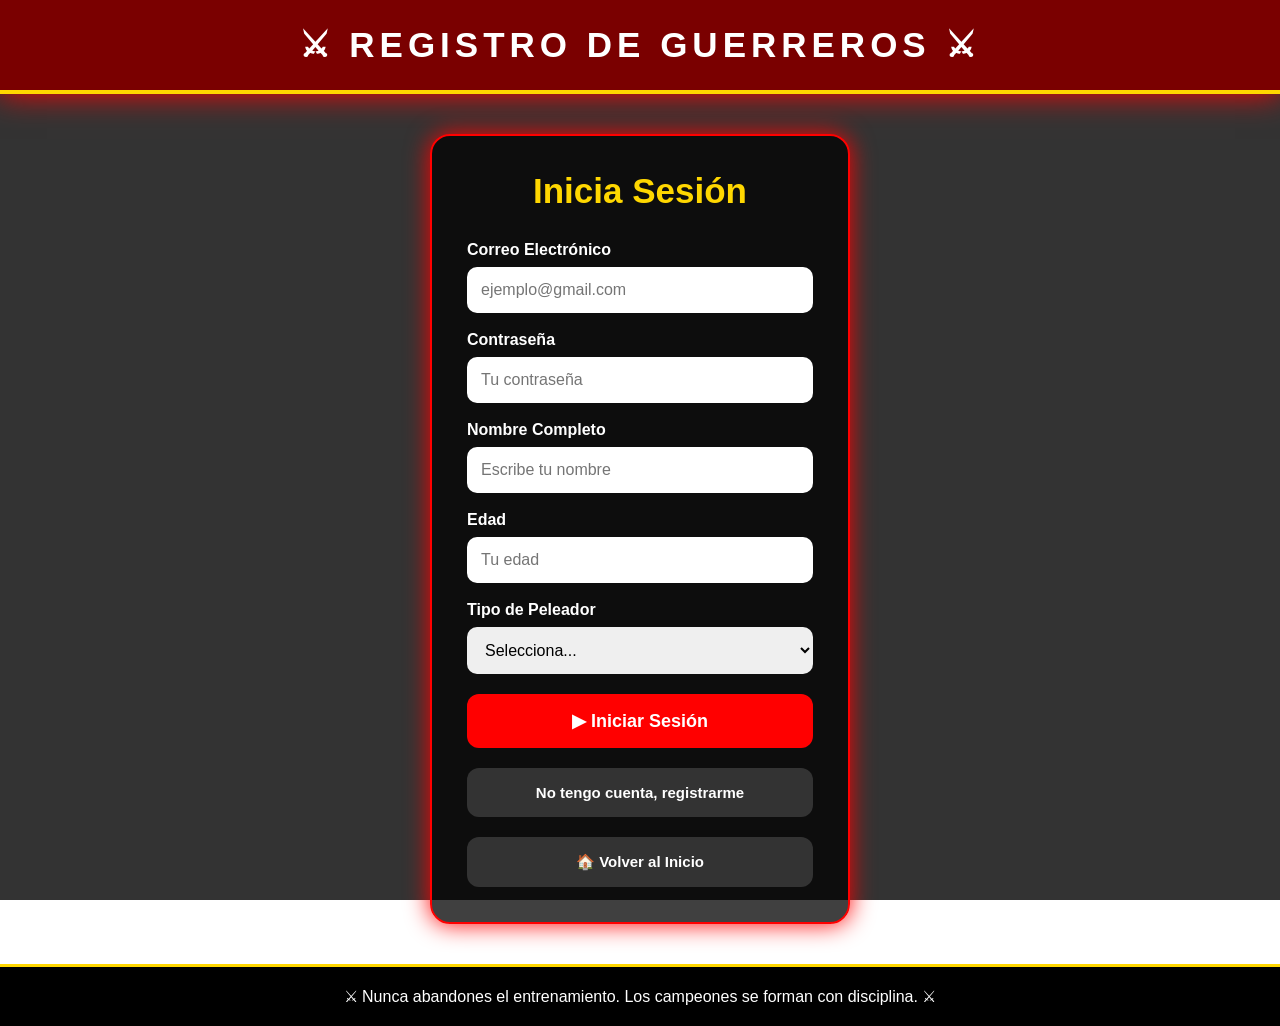
<file: registro.html>
<!DOCTYPE html>
<html lang="es">
<head>
<meta charset="UTF-8">
<meta name="viewport" content="width=device-width, initial-scale=1.0">
<title>Registro de Guerreros</title>

<style>

*{
margin:0;
padding:0;
box-sizing:border-box;
font-family:Arial,Helvetica,sans-serif;
}

body{

background:
linear-gradient(rgba(0,0,0,.80),rgba(0,0,0,.80)),
url("https://images.unsplash.com/photo-1517836357463-d25dfeac3438?auto=format&fit=crop&w=1500&q=80");

background-size:cover;
background-position:center;
background-attachment:fixed;
overflow-x:hidden;
color:white;

}

header{

background:#7a0000;
padding:25px;
text-align:center;
font-size:35px;
font-weight:bold;
letter-spacing:5px;
border-bottom:4px solid gold;
box-shadow:0 0 30px red;

}

.formulario{

width:420px;
max-width:90%;
margin:40px auto;
background:rgba(0,0,0,.75);
padding:35px;
border-radius:20px;
border:2px solid red;
box-shadow:0 0 25px red;
animation:entrada 1s;

}

@keyframes entrada{

from{

opacity:0;
transform:translateY(-80px);

}

to{

opacity:1;
transform:translateY(0);

}

}

h2{

text-align:center;
color:gold;
margin-bottom:30px;
font-size:35px;

}

label{

display:block;
margin-top:18px;
margin-bottom:8px;
font-weight:bold;

}

input,select{

width:100%;
padding:14px;
border:none;
outline:none;
border-radius:10px;
font-size:16px;
transition:.4s;

}

input:focus,
select:focus{

box-shadow:0 0 20px gold;
transform:scale(1.03);

}

button{

margin-top:20px;
width:100%;
padding:16px;
font-size:18px;
font-weight:bold;
background:red;
border:none;
border-radius:12px;
cursor:pointer;
color:white;
transition:.4s;

}

button:hover{

background:gold;
color:black;
transform:scale(1.05);
box-shadow:0 0 20px gold;

}

.cambiarbtn{

background:#333;
font-size:15px;

}

.cambiarbtn:hover{

background:#2196f3;
color:white;

}

.panel{

width:92%;
max-width:650px;
margin:40px auto;
background:rgba(0,0,0,.8);
padding:35px;
border-radius:20px;
border:2px solid gold;
box-shadow:0 0 30px gold;
display:none;
animation:aparece .8s;

}

@keyframes aparece{

from{

opacity:0;
transform:scale(.8);

}

to{

opacity:1;
transform:scale(1);

}

}

.panel h2{

color:gold;
font-size:30px;

}

.panel .saludo{

color:lime;
font-size:22px;
margin:10px 0 25px;

}

.tarjeta{

margin-top:20px;
padding:20px;
border-radius:15px;
background:#141414;
border:2px solid red;
text-align:left;

}

.tarjeta h3{

color:gold;
margin-bottom:15px;

}

.tarjeta p{

font-size:18px;
margin:10px 0;

}

.botones{

display:flex;
flex-wrap:wrap;
justify-content:center;
gap:10px;
margin-top:25px;

}

.botones button{

width:auto;
padding:14px 25px;

}

footer{

margin-top:40px;
padding:20px;
text-align:center;
background:black;
border-top:3px solid gold;

}

</style>

</head>

<body>

<header>

⚔ REGISTRO DE GUERREROS ⚔

</header>

<div class="formulario" id="formulario">

<h2 id="tituloForm">Inicia Sesión</h2>

<label>Correo Electrónico</label>

<input type="email" id="correo" placeholder="ejemplo@gmail.com">

<label>Contraseña</label>

<input type="password" id="clave" placeholder="Tu contraseña">

<div id="camposExtra">

<label>Nombre Completo</label>

<input type="text" id="nombre" placeholder="Escribe tu nombre">

<label>Edad</label>

<input type="number" id="edad" placeholder="Tu edad">

<label>Tipo de Peleador</label>

<select id="tipo">

<option>Selecciona...</option>
<option>Boxeador 🥊</option>
<option>Karateka 🥋</option>
<option>Luchador 🤼</option>
<option>Kick Boxing 👊</option>
<option>MMA 🔥</option>

</select>

</div>

<button onclick="entrar()" id="botonEntrar">▶ Iniciar Sesión</button>

<button class="cambiarbtn" onclick="cambiarModo()" id="botonModo">No tengo cuenta, registrarme</button>

<a href="index.html">

<button class="cambiarbtn">🏠 Volver al Inicio</button>

</a>

</div>

<div class="panel" id="panel">

<h2>⚔ BIENVENIDO AL TORNEO ⚔</h2>

<p class="saludo" id="saludo"></p>

<div class="tarjeta">

<h3>PERFIL DEL GUERRERO</h3>

<p id="pnombre"></p>

<p id="pedad"></p>

<p id="pcorreo"></p>

<p id="ptipo"></p>

</div>

<div class="botones">

<a href="juego.html"><button>🎮 Juego</button></a>

<a href="blog.html"><button>📖 Blog</button></a>

<a href="index.html"><button>🏠 Menú</button></a>

<button onclick="salir()">🔓 Cerrar Sesión</button>

</div>

</div>

<footer>

⚔ Nunca abandones el entrenamiento. Los campeones se forman con disciplina. ⚔

</footer>

<script>

let modoRegistro=false;
let usuarioActual=null;

function cambiarModo(){

modoRegistro=!modoRegistro;

if(modoRegistro){

document.getElementById("tituloForm").innerHTML="Crea tu Cuenta";
document.getElementById("camposExtra").style.display="block";
document.getElementById("botonEntrar").innerHTML="📝 Registrarme";
document.getElementById("botonModo").innerHTML="Ya tengo cuenta, iniciar sesión";

}else{

document.getElementById("tituloForm").innerHTML="Inicia Sesión";
document.getElementById("camposExtra").style.display="none";
document.getElementById("botonEntrar").innerHTML="▶ Iniciar Sesión";
document.getElementById("botonModo").innerHTML="No tengo cuenta, registrarme";

}

}

function entrar(){

let correo=document.getElementById("correo").value;
let clave=document.getElementById("clave").value;

if(correo==""||clave==""){

alert("Completa el correo y la contraseña.");

return;

}

if(modoRegistro){

registrar();

}else{

iniciarSesion();

}

}

function registrar(){

let correo=document.getElementById("correo").value;
let clave=document.getElementById("clave").value;
let nombre=document.getElementById("nombre").value;
let edad=document.getElementById("edad").value;
let tipo=document.getElementById("tipo").value;

if(nombre==""||edad==""||tipo=="Selecciona..."){

alert("Completa todos los campos.");

return;

}

if(clave.length<6){

alert("La contraseña debe tener al menos 6 caracteres.");

return;

}

let usuarios=JSON.parse(localStorage.getItem("usuarios")||"[]");

let existe=usuarios.find(u=>u.correo==correo);

if(existe){

alert("Ese correo ya está registrado. Inicia sesión.");

return;

}

usuarios.push({nombre:nombre,edad:edad,correo:correo,clave:clave,tipo:tipo});

localStorage.setItem("usuarios",JSON.stringify(usuarios));

usuarioActual={nombre:nombre,edad:edad,correo:correo,tipo:tipo};

mostrarPanel();

}

function iniciarSesion(){

let correo=document.getElementById("correo").value;
let clave=document.getElementById("clave").value;

let usuarios=JSON.parse(localStorage.getItem("usuarios")||"[]");

let encontrado=usuarios.find(u=>u.correo==correo&&u.clave==clave);

if(!encontrado){

alert("Correo o contraseña incorrectos.");

return;

}

usuarioActual=encontrado;

mostrarPanel();

}

function mostrarPanel(){

document.getElementById("formulario").style.display="none";
document.getElementById("panel").style.display="block";

document.getElementById("saludo").innerHTML=
"👋 ¡Hola, "+usuarioActual.nombre+"! El torneo te espera.";

document.getElementById("pnombre").innerHTML="👤 Nombre: "+usuarioActual.nombre;

document.getElementById("pedad").innerHTML="🎂 Edad: "+usuarioActual.edad+" años";

document.getElementById("pcorreo").innerHTML="📧 Correo: "+usuarioActual.correo;

document.getElementById("ptipo").innerHTML="🥇 Especialidad: "+usuarioActual.tipo;

document.getElementById("panel").scrollIntoView({behavior:"smooth"});

}

function salir(){

usuarioActual=null;

document.getElementById("formulario").style.display="block";
document.getElementById("panel").style.display="none";

document.getElementById("correo").value="";
document.getElementById("clave").value="";

if(modoRegistro)cambiarModo();

}

</script>

</body>
</html>
</file>
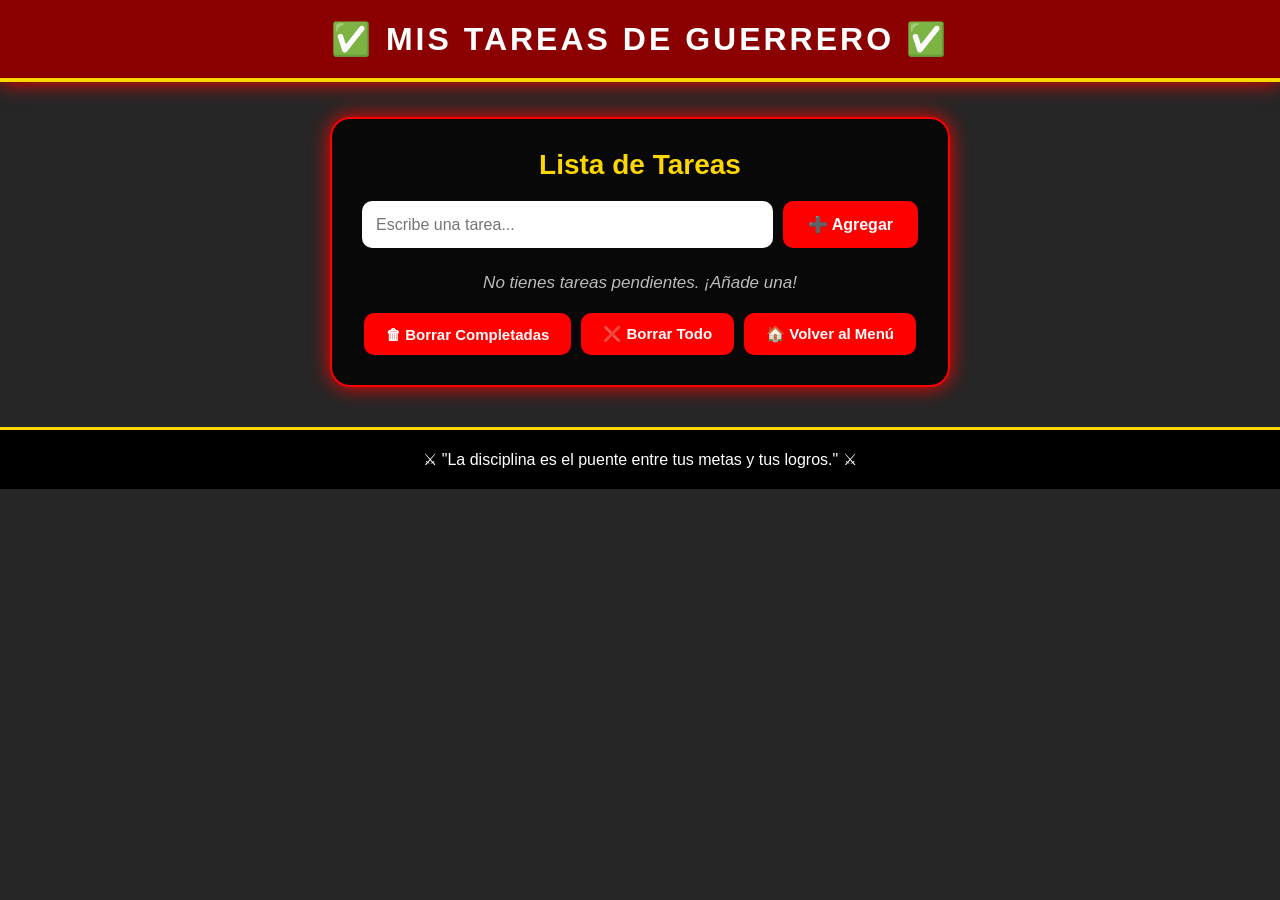
<file: tareas.html>
<!DOCTYPE html>
<html lang="es">
<head>
<meta charset="UTF-8">
<meta name="viewport" content="width=device-width, initial-scale=1.0">
<title>Lista de Tareas</title>

<style>

*{
margin:0;
padding:0;
box-sizing:border-box;
font-family:Arial,Helvetica,sans-serif;
}

body{

background:
linear-gradient(rgba(0,0,0,.85),rgba(0,0,0,.85)),
url("https://images.unsplash.com/photo-1484480974693-6ca0a78fb36b?auto=format&fit=crop&w=1500&q=80");

background-size:cover;
background-position:center;
background-attachment:fixed;
color:white;
overflow-x:hidden;

}

header{

background:#8B0000;
padding:20px;
text-align:center;
font-size:32px;
font-weight:bold;
letter-spacing:3px;
border-bottom:4px solid gold;
box-shadow:0 0 20px red;

}

.caja{

width:92%;
max-width:620px;
margin:35px auto;
background:rgba(0,0,0,.78);
padding:30px;
border-radius:20px;
border:2px solid red;
box-shadow:0 0 20px red;

}

h2{

color:gold;
text-align:center;
margin-bottom:20px;
font-size:28px;

}

.agregar{

display:flex;
gap:10px;

}

.agregar input{

flex:1;
padding:14px;
border:none;
outline:none;
border-radius:10px;
font-size:16px;
transition:.4s;

}

.agregar input:focus{

box-shadow:0 0 20px gold;

}

.agregar button{

padding:14px 25px;
font-size:16px;
font-weight:bold;
background:red;
color:white;
border:none;
border-radius:10px;
cursor:pointer;
transition:.4s;

}

.agregar button:hover{

background:gold;
color:black;
transform:scale(1.06);

}

#lista{

margin-top:25px;

}

.tarea{

display:flex;
align-items:center;
gap:12px;
background:#141414;
border:2px solid red;
border-radius:12px;
padding:15px;
margin-bottom:12px;
transition:.4s;

}

.tarea:hover{

transform:scale(1.02);

}

.tarea input[type="checkbox"]{

width:22px;
height:22px;
cursor:pointer;

}

.tarea p{

flex:1;
font-size:18px;
transition:.4s;

}

.tarea.hecha{

border-color:lime;
opacity:.75;

}

.tarea.hecha p{

text-decoration:line-through;
color:lime;

}

.tarea button{

padding:8px 16px;
font-size:14px;
background:#c0392b;
color:white;
border:none;
border-radius:8px;
cursor:pointer;
transition:.4s;

}

.tarea button:hover{

background:#e74c3c;

}

.acciones{

margin-top:20px;
display:flex;
justify-content:center;
gap:10px;
flex-wrap:wrap;

}

.acciones button{

padding:12px 22px;
font-size:15px;
font-weight:bold;
background:red;
color:white;
border:none;
border-radius:10px;
cursor:pointer;
transition:.4s;

}

.acciones button:hover{

background:gold;
color:black;

}

.volver{

background:#333;

}

.volver:hover{

background:#2196f3;
color:white;

}

.vacio{

text-align:center;
color:#bbb;
font-size:17px;
margin-top:20px;
font-style:italic;

}

.contador{

text-align:center;
color:#ff6b6b;
margin-top:15px;
font-size:16px;

}

footer{

margin-top:40px;
padding:20px;
text-align:center;
background:black;
border-top:3px solid gold;

}

</style>

</head>

<body>

<header>

✅ MIS TAREAS DE GUERRERO ✅

</header>

<div class="caja">

<h2>Lista de Tareas</h2>

<div class="agregar">

<input type="text" id="nueva" placeholder="Escribe una tarea...">

<button onclick="agregar()">➕ Agregar</button>

</div>

<div id="lista"></div>

<p class="contador" id="contador"></p>

<div class="acciones">

<button onclick="borrarHechas()">🗑 Borrar Completadas</button>

<button onclick="borrarTodas()">❌ Borrar Todo</button>

<a href="index.html">

<button class="volver">🏠 Volver al Menú</button>

</a>

</div>

</div>

<footer>

⚔ "La disciplina es el puente entre tus metas y tus logros." ⚔

</footer>

<script>

const lista=document.getElementById("lista");
const contador=document.getElementById("contador");

function agregar(){

let texto=document.getElementById("nueva").value;

if(texto==""){

alert("Escribe una tarea.");

return;

}

let tareas=JSON.parse(localStorage.getItem("tareas")||"[]");

tareas.push({texto:texto,hecha:false});

localStorage.setItem("tareas",JSON.stringify(tareas));

document.getElementById("nueva").value="";

mostrar();

}

function marcar(indice){

let tareas=JSON.parse(localStorage.getItem("tareas")||"[]");

tareas[indice].hecha=!tareas[indice].hecha;

localStorage.setItem("tareas",JSON.stringify(tareas));

mostrar();

}

function eliminar(indice){

let tareas=JSON.parse(localStorage.getItem("tareas")||"[]");

tareas.splice(indice,1);

localStorage.setItem("tareas",JSON.stringify(tareas));

mostrar();

}

function borrarHechas(){

let tareas=JSON.parse(localStorage.getItem("tareas")||"[]");

tareas=tareas.filter(t=>!t.hecha);

localStorage.setItem("tareas",JSON.stringify(tareas));

mostrar();

}

function borrarTodas(){

let tareas=JSON.parse(localStorage.getItem("tareas")||"[]");

if(tareas.length>0&&!confirm("¿Seguro que quieres borrar todas las tareas?"))return;

localStorage.setItem("tareas","[]");

mostrar();

}

function mostrar(){

let tareas=JSON.parse(localStorage.getItem("tareas")||"[]");

if(tareas.length==0){

lista.innerHTML='<p class="vacio">No tienes tareas pendientes. ¡Añade una!</p>';

contador.innerHTML="";

return;

}

let html="";

let hechas=0;

for(let i=0;i<tareas.length;i++){

if(tareas[i].hecha)hechas++;

html+='<div class="tarea'+(tareas[i].hecha?" hecha":"")+'">'+
'<input type="checkbox" onclick="marcar('+i+')"'+(tareas[i].hecha?" checked":"")+'>'+
'<p>'+tareas[i].texto+'</p>'+
'<button onclick="eliminar('+i+')">🗑</button>'+
'</div>';

}

lista.innerHTML=html;

contador.innerHTML="✔ Completadas: "+hechas+" de "+tareas.length;

}

mostrar();

</script>

</body>
</html>
</file>
